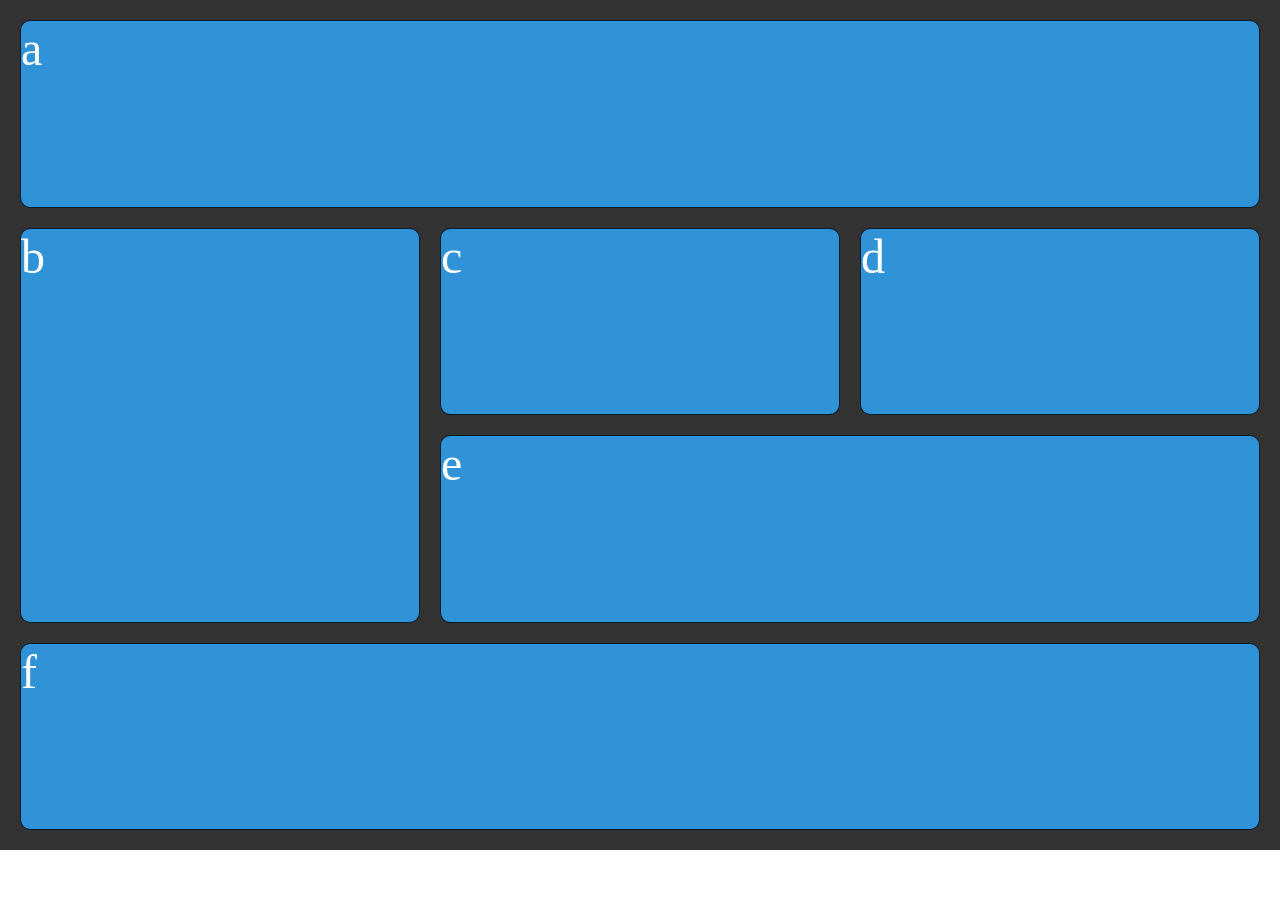
<file: Lab1/EX-1/index.html>
<!DOCTYPE html>
<html lang="en">
<head>
    <meta charset="UTF-8">
    <meta name="viewport" content="width=device-width, initial-scale=1.0">
    <title>Grid</title>
    <link rel="stylesheet" href="style.css">
</head>
<body>
    <div class="wrapper">
        <div class="item a">a</div>
        <div class="item b">b</div>
        <div class="item c">c</div>  
        <div class="item d">d</div>
        <div class="item e">e</div>
        <div class="item f">f</div>  
      </div>
</body>
</html>
</file>
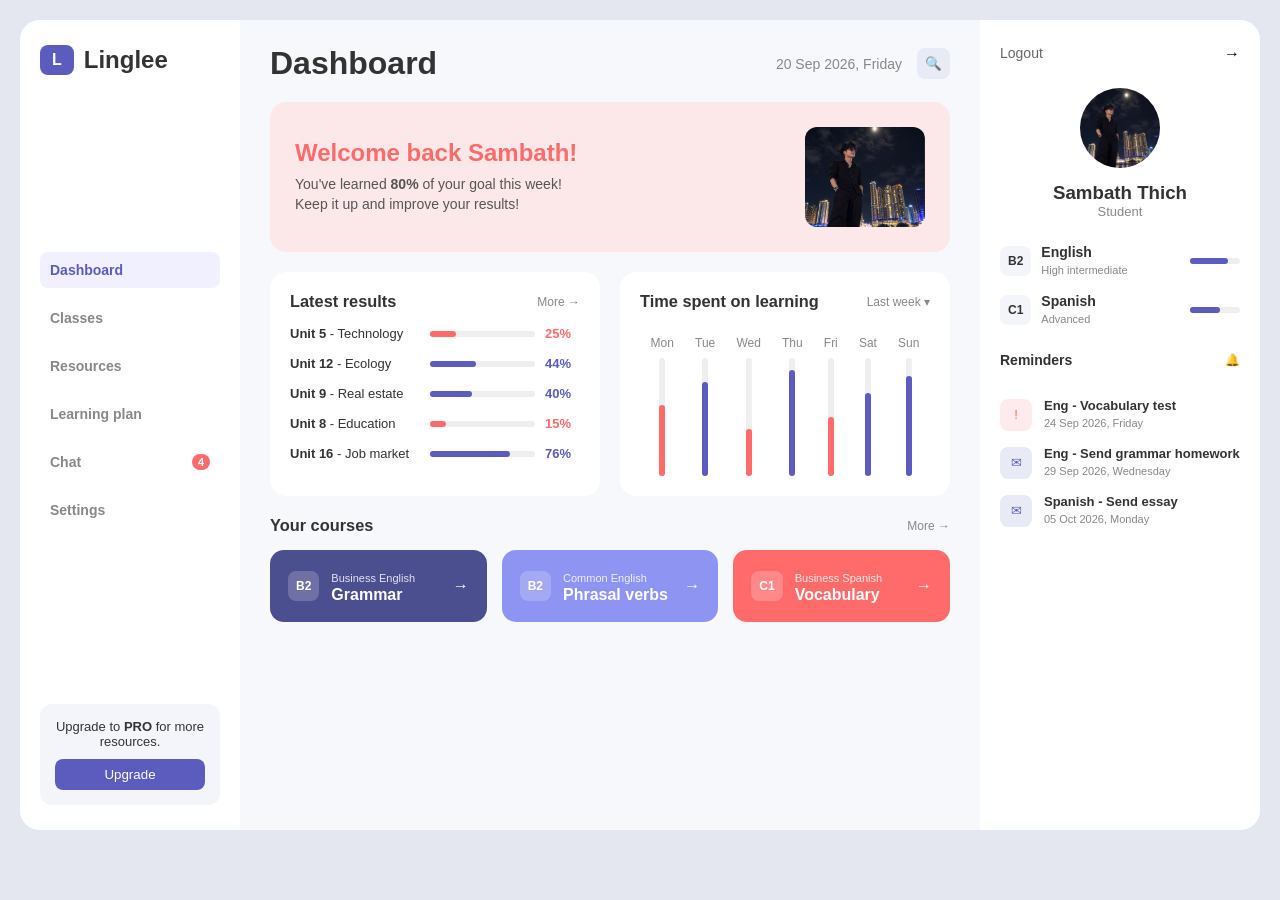
<file: Lab1/EX-4/index.html>
<!DOCTYPE html>
<html lang="en">
<head>
    <meta charset="UTF-8">
    <meta name="viewport" content="width=device-width, initial-scale=1.0">
    <title>Linglee Dashboard</title>
    <link rel="stylesheet" href="styles.css">
</head>
<body>

    <div class="dashboard">
        <!-- Left Sidebar -->
        <aside class="sidebar">
            <div class="logo">
                <span class="logo-box">L</span>
                <h2>Linglee</h2>
            </div>

            <nav class="menu">
                <a href="#" class="active">Dashboard</a>
                <a href="#">Classes</a>
                <a href="#">Resources</a>
                <a href="#">Learning plan</a>
                <a href="#">Chat <span class="badge">4</span></a>
                <a href="#">Settings</a>
            </nav>

            <div class="upgrade-card">
                <p>Upgrade to <b>PRO</b> for more resources.</p>
                <button>Upgrade</button>
            </div>
        </aside>

        <!-- Main Center Content -->
        <main class="main">
            <header class="header">
                <h1>Dashboard</h1>
                <div class="header-right">
                    <span class="date">20 Sep 2026, Friday</span>
                    <button class="search-btn">🔍</button>
                </div>
            </header>

            <!-- Banner -->
            <section class="banner">
                <div class="banner-text">
                    <h2>Welcome back Sambath!</h2>
                    <p>You've learned <b>80%</b> of your goal this week!<br>Keep it up and improve your results!</p>
                </div>
                <img src="assets/portrait.jpg" alt="Profile" class="banner-img">
            </section>

            <!-- Middle 2-Column Grid -->
            <section class="middle-grid">
                <!-- Latest Results -->
                <div class="box">
                    <div class="box-header">
                        <h3>Latest results</h3>
                        <a href="#">More →</a>
                    </div>
                    <div class="results">
                        <div class="result-item">
                            <span><b>Unit 5</b> - Technology</span>
                            <div class="bar"><div class="fill red" style="width: 25%;"></div></div>
                            <span class="percent red-text">25%</span>
                        </div>
                        <div class="result-item">
                            <span><b>Unit 12</b> - Ecology</span>
                            <div class="bar"><div class="fill blue" style="width: 44%;"></div></div>
                            <span class="percent blue-text">44%</span>
                        </div>
                        <div class="result-item">
                            <span><b>Unit 9</b> - Real estate</span>
                            <div class="bar"><div class="fill blue" style="width: 40%;"></div></div>
                            <span class="percent blue-text">40%</span>
                        </div>
                        <div class="result-item">
                            <span><b>Unit 8</b> - Education</span>
                            <div class="bar"><div class="fill red" style="width: 15%;"></div></div>
                            <span class="percent red-text">15%</span>
                        </div>
                        <div class="result-item">
                            <span><b>Unit 16</b> - Job market</span>
                            <div class="bar"><div class="fill blue" style="width: 76%;"></div></div>
                            <span class="percent blue-text">76%</span>
                        </div>
                    </div>
                </div>

                <!-- Time Spent -->
                <div class="box">
                    <div class="box-header">
                        <h3>Time spent on learning</h3>
                        <span>Last week ▾</span>
                    </div>
                    <div class="chart">
                        <div class="day"><span>Mon</span><div class="track"><div class="col red" style="height: 60%;"></div></div></div>
                        <div class="day"><span>Tue</span><div class="track"><div class="col blue" style="height: 80%;"></div></div></div>
                        <div class="day"><span>Wed</span><div class="track"><div class="col red" style="height: 40%;"></div></div></div>
                        <div class="day"><span>Thu</span><div class="track"><div class="col blue" style="height: 90%;"></div></div></div>
                        <div class="day"><span>Fri</span><div class="track"><div class="col red" style="height: 50%;"></div></div></div>
                        <div class="day"><span>Sat</span><div class="track"><div class="col blue" style="height: 70%;"></div></div></div>
                        <div class="day"><span>Sun</span><div class="track"><div class="col blue" style="height: 85%;"></div></div></div>
                    </div>
                </div>
            </section>

            <!-- Bottom 3-Column Courses -->
            <section class="courses">
                <div class="box-header">
                    <h3>Your courses</h3>
                    <a href="#">More →</a>
                </div>
                <div class="courses-grid">
                    <div class="course-card purple">
                        <span class="tag">B2</span>
                        <div>
                            <small>Business English</small>
                            <h4>Grammar</h4>
                        </div>
                        <span class="arrow">→</span>
                    </div>
                    <div class="course-card light-purple">
                        <span class="tag">B2</span>
                        <div>
                            <small>Common English</small>
                            <h4>Phrasal verbs</h4>
                        </div>
                        <span class="arrow">→</span>
                    </div>
                    <div class="course-card pink">
                        <span class="tag">C1</span>
                        <div>
                            <small>Business Spanish</small>
                            <h4>Vocabulary</h4>
                        </div>
                        <span class="arrow">→</span>
                    </div>
                </div>
            </section>
        </main>

        <!-- Right Profile Panel -->
        <aside class="profile-panel">
            <div class="logout">
                <span>Logout</span>
                <button>→</button>
            </div>

            <div class="user-info">
                <img src="assets/portrait.jpg" alt="Avatar" class="avatar">
                <h3>Sambath Thich</h3>
                <p>Student</p>
            </div>

            <div class="lang-list">
                <div class="lang-row">
                    <span class="lang-badge">B2</span>
                    <div class="lang-text">
                        <h4>English</h4>
                        <small>High intermediate</small>
                    </div>
                    <div class="bar small-bar"><div class="fill blue" style="width: 75%;"></div></div>
                </div>
                <div class="lang-row">
                    <span class="lang-badge">C1</span>
                    <div class="lang-text">
                        <h4>Spanish</h4>
                        <small>Advanced</small>
                    </div>
                    <div class="bar small-bar"><div class="fill blue" style="width: 60%;"></div></div>
                </div>
            </div>

            <div class="reminders">
                <div class="box-header">
                    <h4>Reminders</h4>
                    <span>🔔</span>
                </div>
                <div class="reminder-item">
                    <span class="icon red-bg">!</span>
                    <div>
                        <h4>Eng - Vocabulary test</h4>
                        <small>24 Sep 2026, Friday</small>
                    </div>
                </div>
                <div class="reminder-item">
                    <span class="icon blue-bg">✉</span>
                    <div>
                        <h4>Eng - Send grammar homework</h4>
                        <small>29 Sep 2026, Wednesday</small>
                    </div>
                </div>
                <div class="reminder-item">
                    <span class="icon blue-bg">✉</span>
                    <div>
                        <h4>Spanish - Send essay</h4>
                        <small>05 Oct 2026, Monday</small>
                    </div>
                </div>
            </div>
        </aside>
    </div>

</body>
</html>
</file>
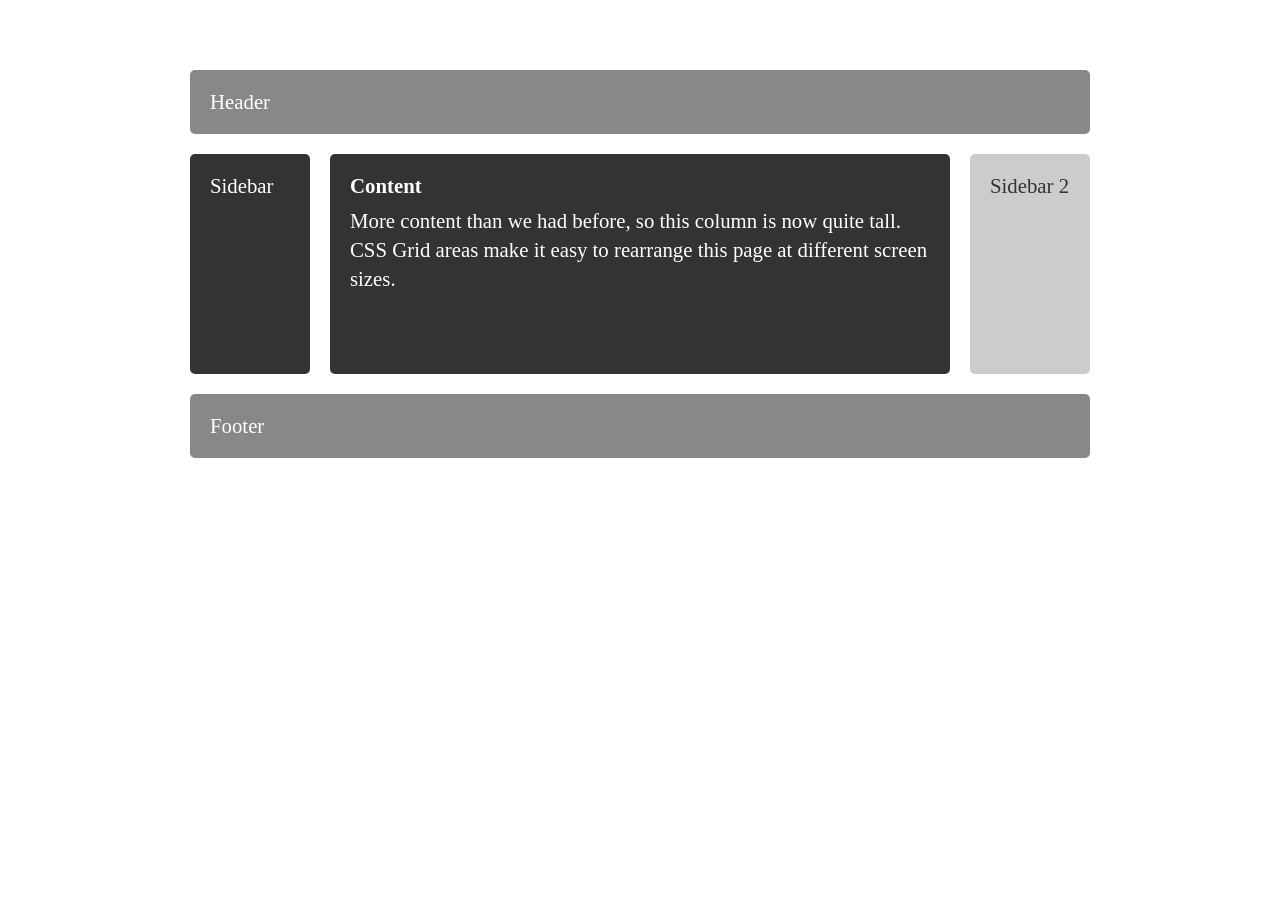
<file: Lab2/EX-3/index.html>
<!DOCTYPE html>
<html lang="en">
<head>
  <meta charset="UTF-8">
  <meta name="viewport" content="width=device-width, initial-scale=1.0">
  <title>Exercise 3 - Responsive Grid Areas</title>
  <link rel="stylesheet" href="style.css">
</head>
<body>
  <div class="layout">
    <header>Header</header>
    <aside class="sidebar-one">Sidebar</aside>
    <main>
      <h1>Content</h1>
      <p>More content than we had before, so this column is now quite tall. CSS Grid areas make it easy to rearrange this page at different screen sizes.</p>
    </main>
    <aside class="sidebar-two">Sidebar 2</aside>
    <footer>Footer</footer>
  </div>
</body>
</html>
</file>
<file: Lab1/EX-1/style.css>
/* Styling only */
body {
  margin: 0;
}

.wrapper {

  background-color: #333333;
  color: #444;
  padding: 20px;

  height: 90vh;

  display: grid;
  grid-template-columns: repeat(3, 1fr);
  grid-template-rows: auto auto auto;
  gap: 20px;
  
}

.item {
  background-color: #3092d7;
  color: #fff;
  border-radius: 10px;
  border: 1px solid rgba(0, 0, 0, 0.8);
  font-size: 3em;
}

/* Layouting only  (your work)*/

.a{
  grid-column: 1/4;
}
 
.b{
  grid-column: 1;
  grid-row: 2/4;
}

.c{
  grid-column: 2;
  grid-row: 2;
}

.d{
  grid-column: 3;
  grid-row: 2;
}

.e{
  grid-column: 2/4;
  grid-row: 3;
}

.f{
  grid-column: 1/4;
}
</file>
<file: Lab1/EX-4/styles.css>
* {
    box-sizing: border-box;
    margin: 0;
    padding: 0;
    font-family: Arial, sans-serif;
}

body {
    background-color: #e4e7f0;
    padding: 20px;
    color: #333;
}

/* 1. Main 3-Column Grid Layout */
.dashboard {
    display: grid;
    grid-template-columns: 220px 1fr 280px;
    background-color: #f7f8fc;
    border-radius: 20px;
    min-height: 90vh;
    overflow: hidden;
}

/* Left Sidebar */
.sidebar {
    background-color: #fff;
    padding: 25px 20px;
    display: flex;
    flex-direction: column;
    justify-content: space-between;
}

.logo {
    display: flex;
    align-items: center;
    gap: 10px;
}

.logo-box {
    background-color: #5c5cbe;
    color: white;
    padding: 6px 12px;
    border-radius: 8px;
    font-weight: bold;
}

.menu {
    display: flex;
    flex-direction: column;
    gap: 12px;
}

.menu a {
    text-decoration: none;
    color: #888;
    padding: 10px;
    border-radius: 8px;
    display: flex;
    justify-content: space-between;
    font-weight: bold;
    font-size: 14px;
}

.menu a.active, .menu a:hover {
    background-color: #f0f0ff;
    color: #5c5cbe;
}

.badge {
    background-color: #ff6b6b;
    color: white;
    padding: 2px 6px;
    border-radius: 10px;
    font-size: 11px;
}

.upgrade-card {
    background-color: #f4f5fa;
    padding: 15px;
    border-radius: 12px;
    text-align: center;
    font-size: 13px;
}

.upgrade-card button {
    margin-top: 10px;
    width: 100%;
    padding: 8px;
    background-color: #5c5cbe;
    color: white;
    border: none;
    border-radius: 8px;
    cursor: pointer;
}

/* Center Main Area */
.main {
    padding: 25px 30px;
}

.header {
    display: flex;
    justify-content: space-between;
    align-items: center;
    margin-bottom: 20px;
}

.header-right {
    display: flex;
    align-items: center;
    gap: 15px;
}

.date {
    color: #888;
    font-size: 14px;
}

.search-btn {
    border: none;
    background-color: #e8eaf6;
    padding: 8px;
    border-radius: 8px;
    cursor: pointer;
}

/* Banner */
.banner {
    background-color: #fce8e8;
    padding: 25px;
    border-radius: 16px;
    display: flex;
    justify-content: space-between;
    align-items: center;
    margin-bottom: 20px;
}

.banner-text h2 {
    color: #ff6b6b;
    margin-bottom: 8px;
}

.banner-text p {
    font-size: 14px;
    color: #555;
    line-height: 1.4;
}

.banner-img {
    width: 120px;
    height: 100px;
    object-fit: cover;
    border-radius: 12px;
}

/* 2. Middle 2-Column Grid for Cards */
.middle-grid {
    display: grid;
    grid-template-columns: 1fr 1fr;
    gap: 20px;
    margin-bottom: 20px;
}

.box {
    background-color: #fff;
    padding: 20px;
    border-radius: 16px;
}

.box-header {
    display: flex;
    justify-content: space-between;
    align-items: center;
    margin-bottom: 15px;
    font-size: 14px;
}

.box-header a, .box-header span {
    text-decoration: none;
    color: #888;
    font-size: 12px;
}

/* Latest Results */
.results {
    display: flex;
    flex-direction: column;
    gap: 15px;
}

.result-item {
    display: grid;
    grid-template-columns: 130px 1fr 35px;
    align-items: center;
    gap: 10px;
    font-size: 13px;
}

.bar {
    height: 6px;
    background-color: #eee;
    border-radius: 4px;
}

.fill {
    height: 100%;
    border-radius: 4px;
}

.red { background-color: #ff6b6b; }
.blue { background-color: #5c5cbe; }
.red-text { color: #ff6b6b; font-weight: bold; }
.blue-text { color: #5c5cbe; font-weight: bold; }

/* Time Spent Chart */
.chart {
    display: flex;
    justify-content: space-around;
    height: 150px;
    padding-top: 10px;
}

.day {
    display: flex;
    flex-direction: column;
    align-items: center;
    gap: 8px;
    font-size: 12px;
    color: #888;
}

.track {
    width: 6px;
    flex-grow: 1;
    background-color: #eee;
    border-radius: 4px;
    display: flex;
    align-items: flex-end;
}

.col {
    width: 100%;
    border-radius: 4px;
}

/* 3. Bottom 3-Column Grid for Courses */
.courses-grid {
    display: grid;
    grid-template-columns: repeat(3, 1fr);
    gap: 15px;
}

.course-card {
    padding: 18px;
    border-radius: 14px;
    color: white;
    display: flex;
    align-items: center;
    gap: 12px;
}

.purple { background-color: #4b4e8f; }
.light-purple { background-color: #8e94f2; }
.pink { background-color: #ff6b6b; }

.tag {
    background-color: rgba(255, 255, 255, 0.2);
    padding: 8px;
    border-radius: 8px;
    font-weight: bold;
    font-size: 12px;
}

.course-card small {
    font-size: 11px;
    opacity: 0.85;
}

.arrow {
    margin-left: auto;
}

/* Right Profile Panel */
.profile-panel {
    background-color: #fff;
    padding: 25px 20px;
    display: flex;
    flex-direction: column;
    gap: 25px;
}

.logout {
    display: flex;
    justify-content: space-between;
    font-size: 14px;
    color: #666;
}

.logout button {
    border: none;
    background: none;
    cursor: pointer;
    font-size: 16px;
}

.user-info {
    text-align: center;
}

.avatar {
    width: 80px;
    height: 80px;
    border-radius: 50%;
    object-fit: cover;
    margin-bottom: 10px;
    background-color: #ddd;
}

.user-info p {
    font-size: 13px;
    color: #888;
}

/* Languages */
.lang-list {
    display: flex;
    flex-direction: column;
    gap: 15px;
}

.lang-row {
    display: flex;
    align-items: center;
    gap: 10px;
}

.lang-badge {
    background-color: #f4f5fa;
    padding: 8px;
    border-radius: 8px;
    font-weight: bold;
    font-size: 12px;
}

.lang-text h4 { font-size: 14px; }
.lang-text small { font-size: 11px; color: #888; }

.small-bar {
    width: 50px;
    margin-left: auto;
}

/* Reminders */
.reminders {
    display: flex;
    flex-direction: column;
    gap: 15px;
}

.reminder-item {
    display: flex;
    align-items: center;
    gap: 12px;
}

.icon {
    width: 32px;
    height: 32px;
    border-radius: 8px;
    display: flex;
    align-items: center;
    justify-content: center;
    font-size: 13px;
}

.red-bg { background-color: #ffebee; color: #ff6b6b; }
.blue-bg { background-color: #e8eaf6; color: #5c5cbe; }

.reminder-item h4 { font-size: 13px; }
.reminder-item small { font-size: 11px; color: #888; }

/* 4. Responsive Media Queries */
@media screen and (max-width: 1024px) {
    .dashboard {
        grid-template-columns: 200px 1fr;
    }
    .profile-panel {
        grid-column: span 2;
    }
}

@media screen and (max-width: 768px) {
    .dashboard,
    .middle-grid,
    .courses-grid {
        grid-template-columns: 1fr;
    }
    .profile-panel {
        grid-column: span 1;
    }
}
</file>
<file: Lab2/EX-3/style.css>
* {
  box-sizing: border-box;
}

body {
  margin: 0;
  padding: 30px;
  color: #ffffff;
  background-color: #ffffff;
  font-family: Georgia, serif;
  font-size: 1.3rem;
}

.layout {
  display: grid;
  grid-template-columns: 120px minmax(0, 1fr) 120px;
  grid-template-areas:
    "header header header"
    "sidebar content sidebar-two"
    "footer footer footer";
  gap: 20px;
  width: min(900px, 100%);
  margin: 40px auto;
}

header,
aside,
main,
footer {
  padding: 20px;
  border-radius: 5px;
}

header,
footer {
  background-color: #888888;
}

header {
  grid-area: header;
}

.sidebar-one {
  grid-area: sidebar;
  background-color: #333333;
}

main {
  grid-area: content;
  min-height: 220px;
  background-color: #333333;
}

main h1 {
  margin: 0 0 8px;
  font-size: inherit;
}

main p {
  margin: 0;
  line-height: 1.4;
}

.sidebar-two {
  grid-area: sidebar-two;
  color: #333333;
  background-color: #cccccc;
}

footer {
  grid-area: footer;
}

@media (max-width: 700px) {
  .layout {
    grid-template-columns: 120px minmax(0, 1fr);
    grid-template-areas:
      "header header"
      "sidebar content"
      "sidebar-two sidebar-two"
      "footer footer";
  }
}

@media (max-width: 480px) {
  body {
    padding: 15px;
  }

  .layout {
    grid-template-columns: 1fr;
    grid-template-areas:
      "header"
      "sidebar"
      "content"
      "sidebar-two"
      "footer";
    margin: 10px auto;
  }
}
</file>
